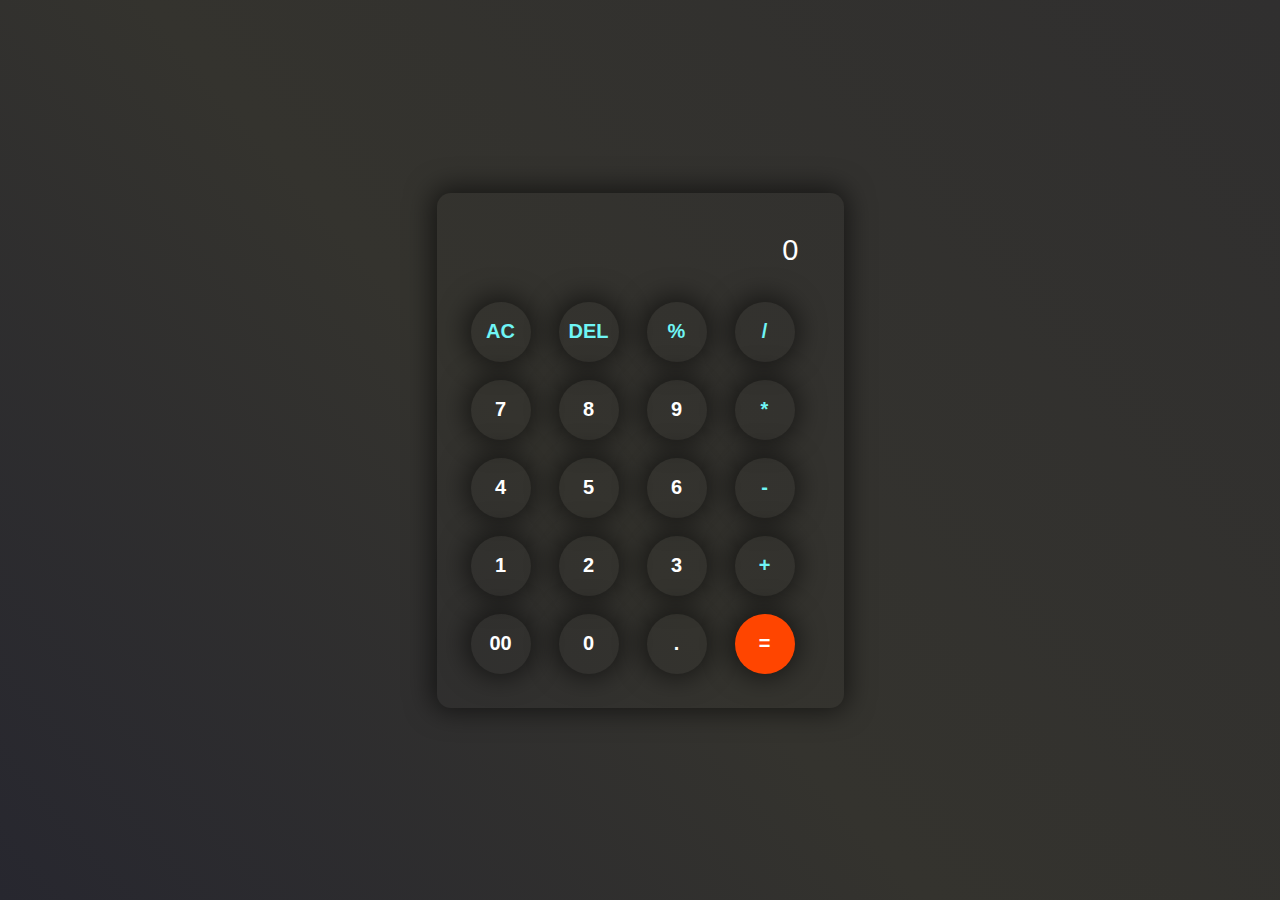
<file: Calculator App/index.html>
<!DOCTYPE html>
<html lang="en">
<head>
    <meta charset="UTF-8">
    <meta name="viewport" content="width=device-width, initial-scale=1.0">
    <title>Calculator App</title>
    <link rel="stylesheet" href="style.css">
</head>
<body>
    
    <div class="container">
        <input type="text" placeholder="0" id="resultBox">
        <div class="row">
            <button class="operator">AC</button>
            <button class="operator">DEL</button>
            <button class="operator">%</button>
            <button class="operator">/</button>
        </div>
        <div class="row">
            <button>7</button>
            <button>8</button>
            <button>9</button>
            <button class="operator">*</button>
        </div>
        <div class="row">
            <button>4</button>
            <button>5</button>
            <button>6</button>
            <button class="operator">-</button>
        </div>
        <div class="row">
            <button>1</button>
            <button>2</button>
            <button>3</button>
            <button class="operator">+</button>
        </div>
        <div class="row">
            <button>00</button>
            <button>0</button>
            <button>.</button>
            <button class="Equals">=</button>
        </div>
    </div>

    <script src="app.js"></script>
</body>
</html>
</file>
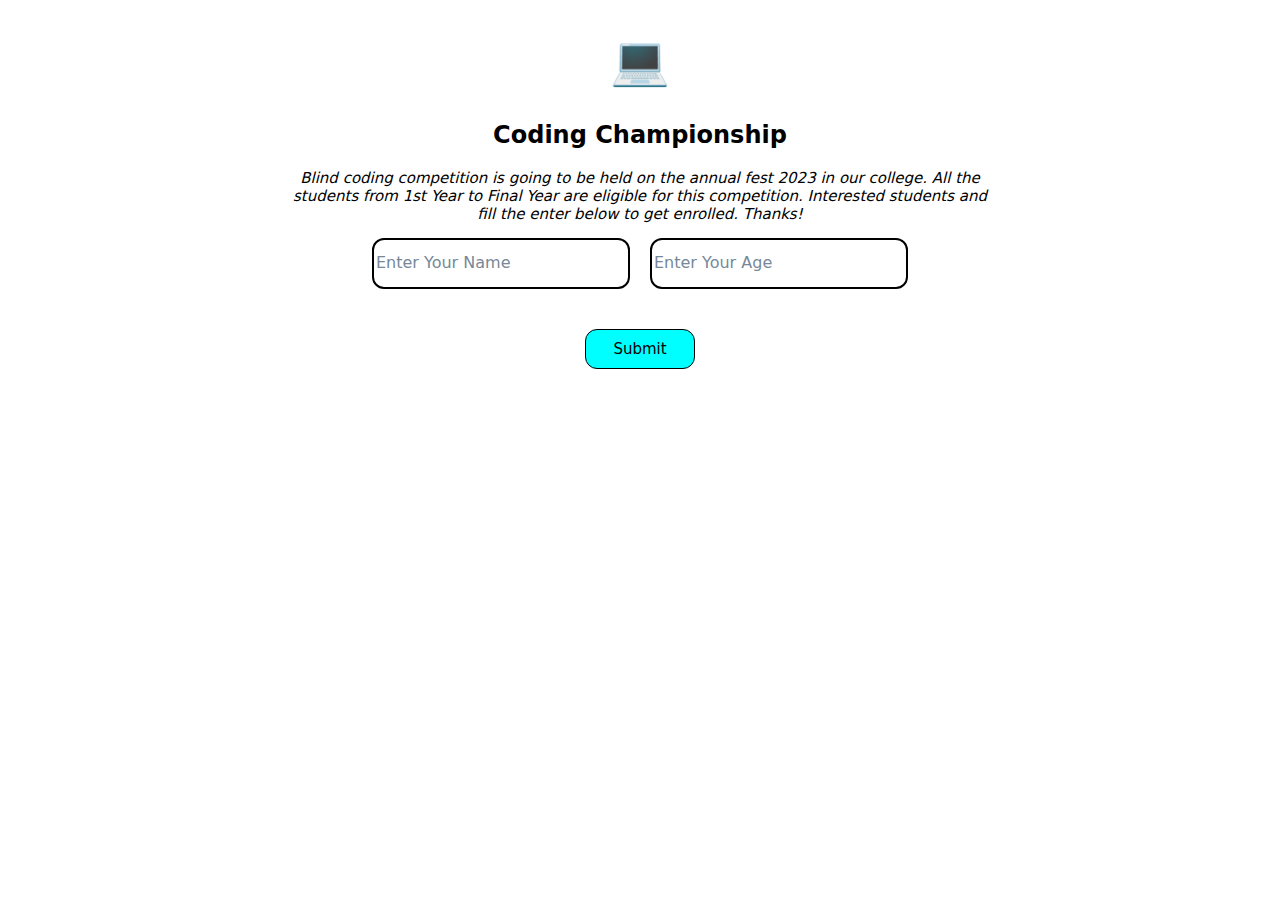
<file: Coding Competition Enrollment Form/index.html>
<!DOCTYPE html>
<html lang="en">
<head>
    <meta charset="UTF-8">
    <meta name="viewport" content="width=<device-width>, initial-scale=1.0">
    <title>Document</title>
    <link rel="stylesheet" href="style.css">
</head>
<body>
    <!-- <button class="btn" onclick="createDemo()">Click Me!</button> -->
    <!-- <div id="demo"> -->
    
    <!-- <div class="container">
        <h1 id="title">Sample Text</h1>
    </div> -->



    <!-- <h2 id="header">Kindly submit your name</h2>
    <input type="text" placeholder="Your Full Name" id="name">
    <button onclick="output()">Submit</button> -->



    <!-- <button onclick="createDemo()">Create Element</button>
    <div class="demo" id="print"></div> -->

    <div class="d-none" id="alert">

    </div>

    <div class="container">
        <h1 class="logo">💻</h1>
        <h2 class="header">Coding Championship</h2>
        <p class="matter">Blind coding competition is going to be held on the annual fest 2023 in our college. All the students from 1st Year to Final Year are eligible for this competition. Interested students and fill the enter below to get enrolled. Thanks!
        </p>
            <div class="box">
                <input type="text" placeholder="Enter Your Name" id="name">
                <input type="number" placeholder="Enter Your Age" id="age">
            </div>
        <button class="btn" onclick="process()">Submit</button>
        <div id="printuser"></div>
    </div>

    
    <script src="app.js"></script>
</body>
</html>
</file>
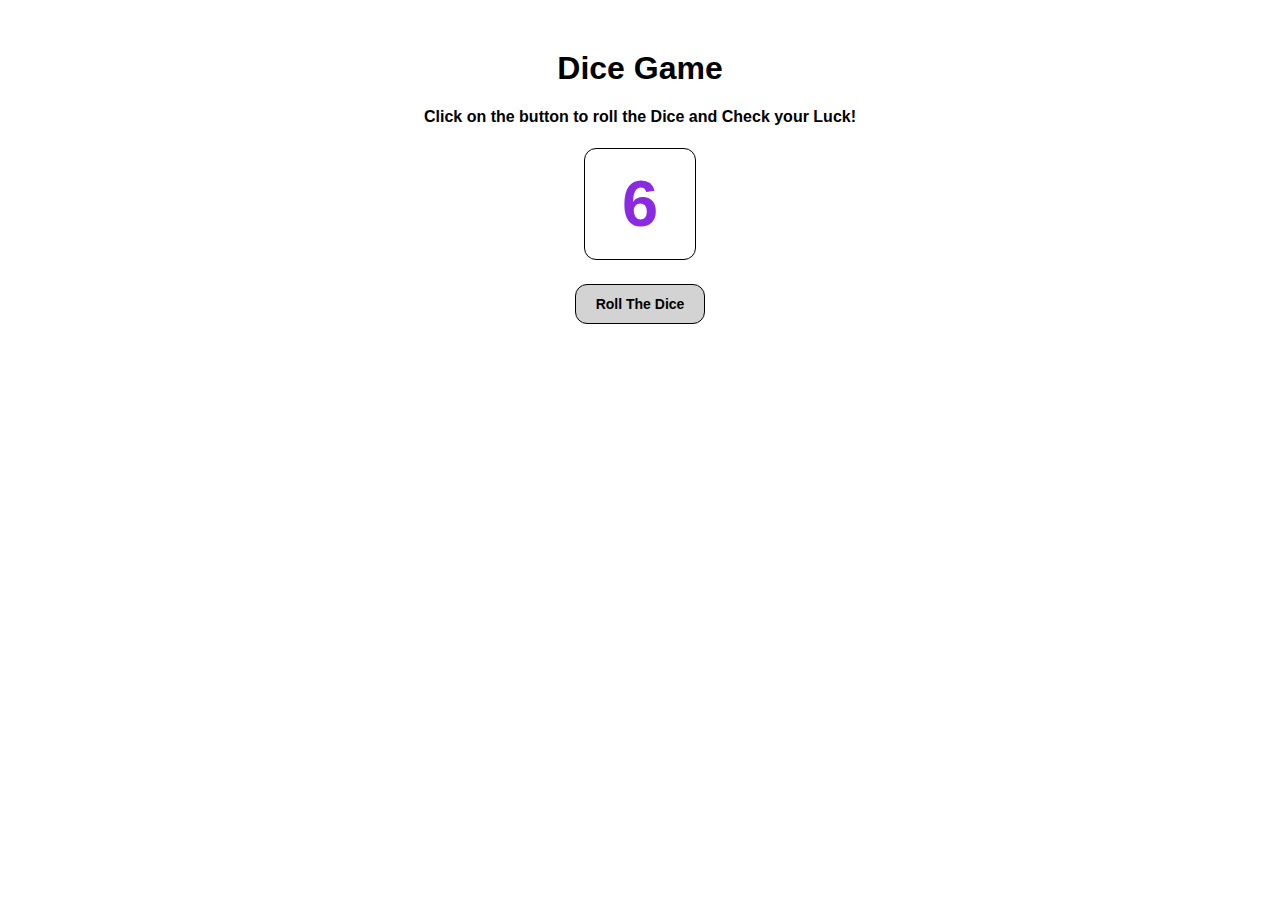
<file: Dice Game/index.html>
<!DOCTYPE html>
<html lang="en">

<head>
    <meta charset="UTF-8">
    <meta name="viewport" content="width=device-width, initial-scale=1.0">
    <title>Dice Game</title>
    <link rel="stylesheet" href="style.css">
</head>

<body>
    <audio src="./dice-142528.mp3" id="diceaudio"></audio>
    <div class="container">
        <h1>Dice Game</h1>
        <h4>Click on the button to roll the Dice and Check your Luck!</h4>

        <div id="dice">6</div>
        <button class="btn" onclick="roll()">Roll The Dice</button>
    </div>

    <script src="app.js"></script>
</body>

</html>
</file>
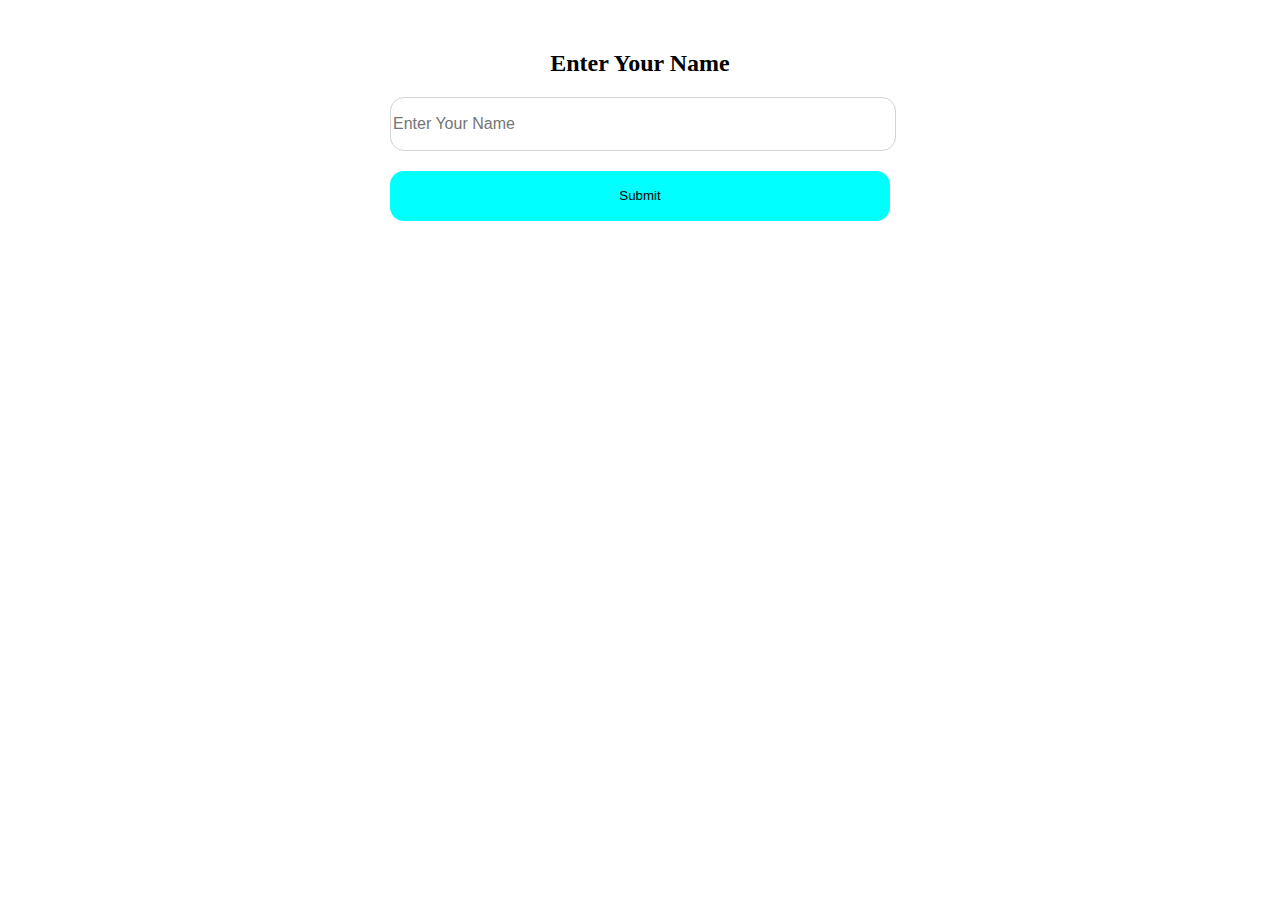
<file: Event Listners/index.html>
<!DOCTYPE html>
<html lang="en">
<head>
    <meta charset="UTF-8">
    <meta name="viewport" content="width=device-width, initial-scale=1.0">
    <title>Document</title>
    <link rel="stylesheet" href="style.css">
</head>
<body>
    
    <!-- <div class="card" onmouseover="mouseIn()" onmouseout="mouseOut()"></div> -->

    <div class="container">
        <h2>Enter Your Name</h2>
        <input type="text" placeholder="Enter Your Name" id="name" onkeyup="test()">
        <button class="btn" onclick="test()">Submit</button>
    </div>

    <div class="data" id="data"></div>
    

    <script src="app.js"></script>
</body>
</html>
</file>
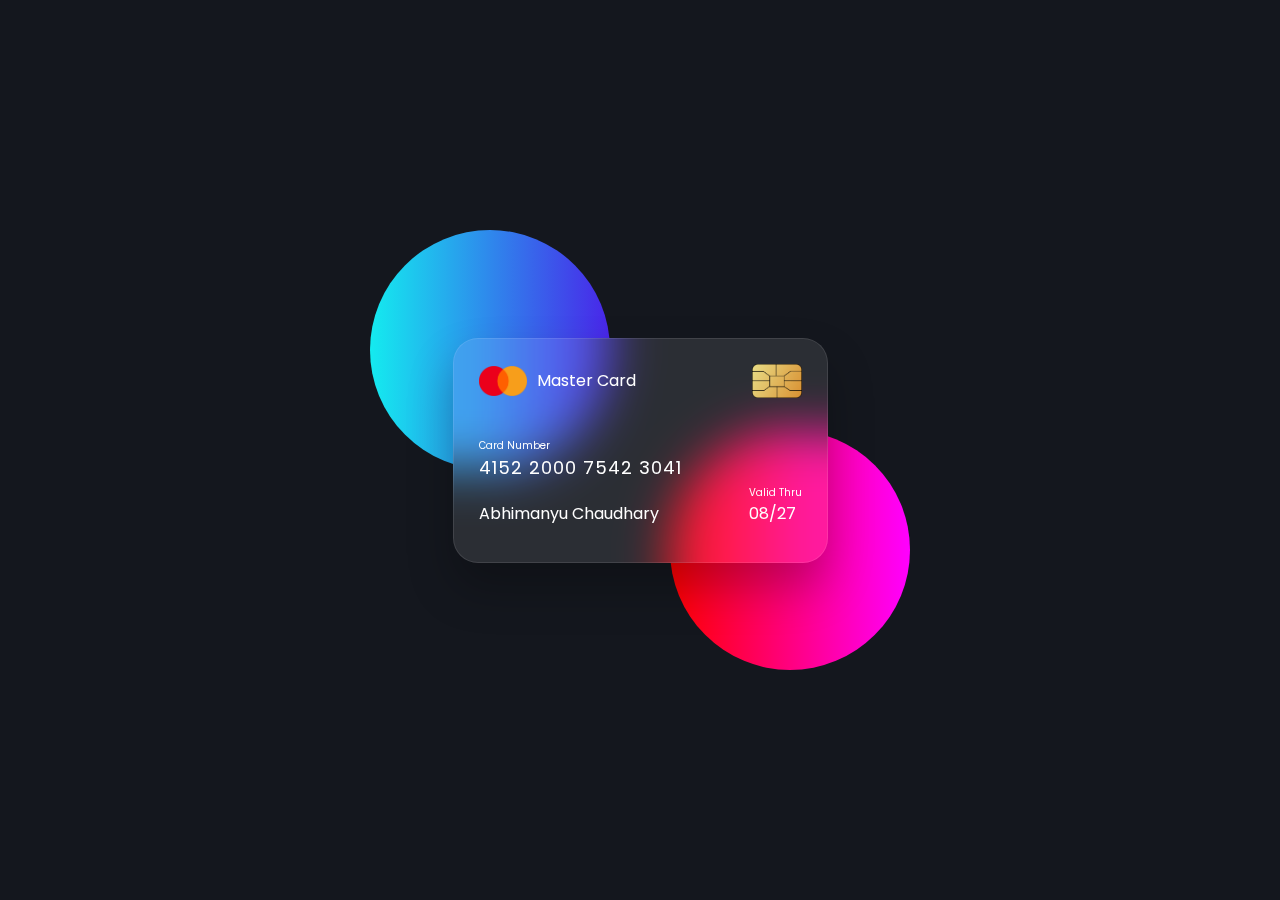
<file: Glassmorphism Credit Card/index.html>
<!DOCTYPE html>
<html lang="en">
  <head>
    <meta charset="UTF-8" />
    <meta http-equiv="X-UA-Compatible" content="IE=edge" />
    <meta name="viewport" content="width=device-width, initial-scale=1.0" />
    <title>Glassmorphism Credit Card</title>
    <link rel="stylesheet" href="style.css" />
  </head>
  <body>
    <section>
      <div class="container">
        <div class="card front-face">
          <header>
            <span class="logo">
              <img src="logo.png" alt="" />
              <h5>Master Card</h5>
            </span>
            <img src="chip.png" alt="" class="chip" />
          </header>

          <div class="card-details">
            <div class="name-number">
              <h6>Card Number</h6>
              <h5 class="number">4152 2000 7542 3041</h5>
              <h5 class="name">Abhimanyu Chaudhary</h5>
            </div>

            <div class="valid-date">
              <h6>Valid Thru</h6>
              <h5>08/27</h5>
            </div>
          </div>
        </div>

        <div class="card back-face">
          <h6>
            For customer service call +915 2015 5489 or email at
            mastercard@gmail.com
          </h6>
          <span class="magnetic-strip"></span>
          <div class="signature"><i>009</i></div>
          <h5>
            Lorem ipsum dolor sit amet, consectetur adipisicing elit. Officia
            maiores sed doloremque nesciunt neque beatae voluptatibus doloribus.
            Libero et quis magni magnam nihil temporibus? Facere consectetur
            dolore reiciendis et veniam.
          </h5>
        </div>
      </div>
    </section>
  </body>
</html>
</file>
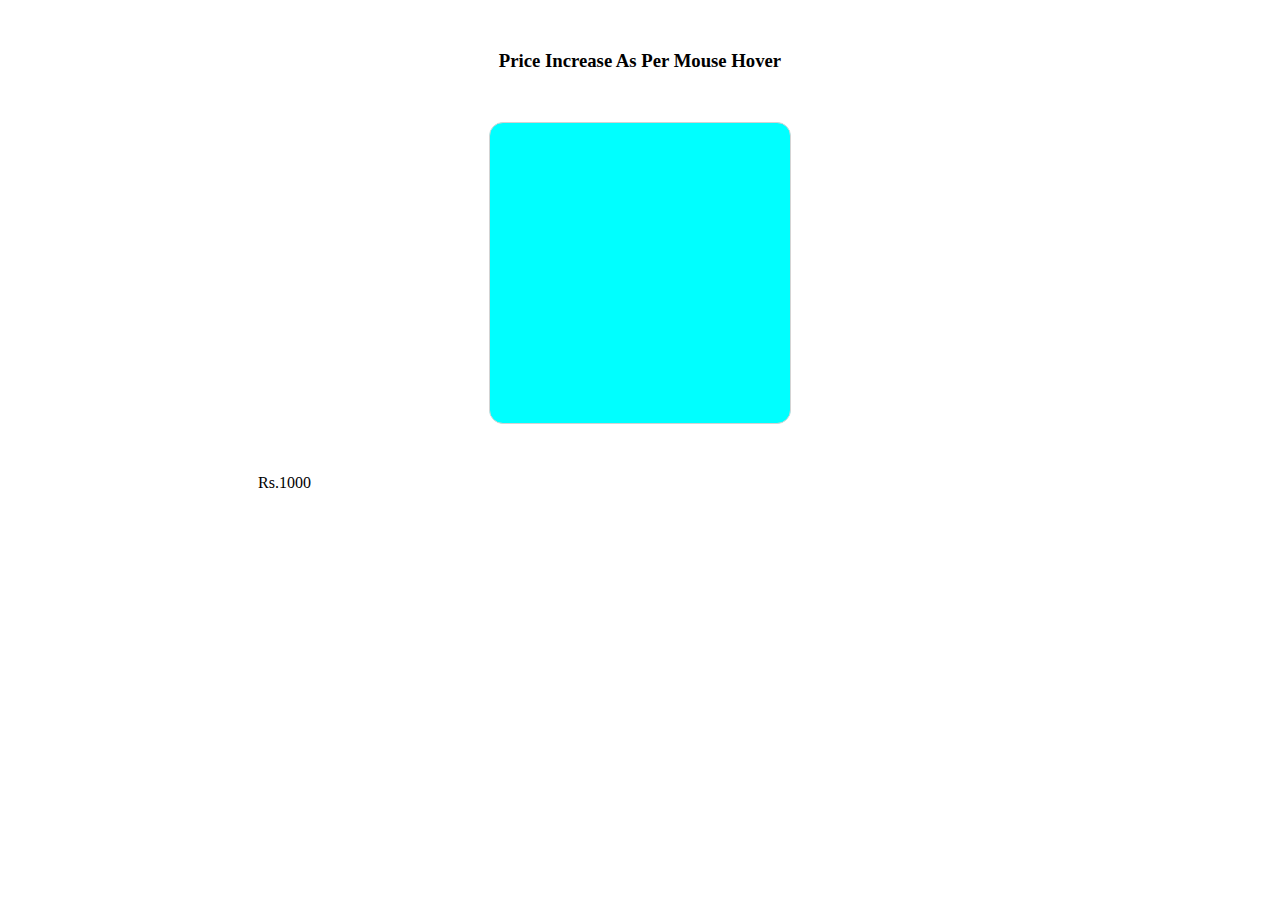
<file: Increase Price on Mouse Hover/index.html>
<!DOCTYPE html>
<html lang="en">
<head>
    <meta charset="UTF-8">
    <meta name="viewport" content="width=device-width, initial-scale=1.0">
    <title>Room Booking Software</title>
    <link rel="stylesheet" href="style.css">
</head>
<body>

    <div class="card">
        <h3>Price Increase As Per Mouse Hover</h3>
    </div>
    
    <div class="box">
        <div class="container" id="" onmouseover="mouseIn()"></div>
        <div class="price" id="hotel-price"> Rs.1000 </div>

    </div>
    

    <script src="app.js"></script>
</body>
</html>
</file>
<file: Calculator App/style.css>
*{
    margin: 0;
    padding: 0;
    box-sizing: border-box;
}
body{
    width: 100%;
    height: 100vh;
    display: flex;
    justify-content: center;
    align-items: center;
    background: rgb(39,39,47);
    background: linear-gradient(49deg, rgba(39,39,47,1) 0%, rgba(52,51,46,1) 45%, rgb(48, 47, 47) 100%);
}
.container{
    padding: 25px; 
    border: none;
    border-radius: 14px;
    box-shadow: -1px -1px 26px 5px rgba(0,0,0,0.54);
}

input{
    width: 100%;
    height: 65px;
    border-radius: 14px;
    border: none;
    background-color: transparent;
    text-align: end;
    font-size: 29px;
    color: white;
    /* box-shadow: -1px -1px 26px 5px rgba(0,0,0,0.54); */
    margin-bottom: 10px;
    margin-left: -20px;
}

input::placeholder{
    color: white;
}
.row{
    width: 100%;
}
.row{
    width: 100%;
    display: flex;
    gap: 10px;
}
button{
    height: 60px;
    width: 60px;
    margin: 9px;
    border: none;
    border-radius: 50%;
    font-size: 20px;
    color: white;
    font-weight: 600;
    background-color: transparent;
    box-shadow: -1px -1px 26px 5px rgba(0,0,0,0.54);
}
.Equals{
    font-size: 20px;
    background-color: orangered;
}
.operator{
    color: rgb(111, 245, 245);
}
</file>
<file: Coding Competition Enrollment Form/style.css>
/* .title{
    font-family: system-ui, -apple-system, BlinkMacSystemFont, 'Segoe UI', Roboto, Oxygen, Ubuntu, Cantarell, 'Open Sans', 'Helvetica Neue', sans-serif;
    font-size: 24px;
    color: orangered;
    text-decoration: underline;
    text-align: center;
} */

*{
    font-family: system-ui, -apple-system, BlinkMacSystemFont, 'Segoe UI', Roboto, Oxygen, Ubuntu, Cantarell, 'Open Sans', 'Helvetica Neue', sans-serif;
}
.container{
    margin: 20px auto;
    align-items: center;
    text-align: center;
    width: 700px;
}
.logo{
    font-size: 48px;
}
.matter{
    font-size: 15px;
    font-style: italic;
}
input{
    width: 250px;
    height: 45px;
    border: 2px solid black;
    border-radius: 12px;
}
::placeholder{
    font-size: 16px;
    color: lightslategray;
}
.box{
    display: flex;
    align-items: center;
    justify-content: center;
    gap: 20px;
    margin-bottom: 40px;
}
.btn{
    width: 110px;
    height: 40px;
    color: black;
    background-color: aqua;
    font-size: 15px;
    border: 1px solid black;
    border-radius: 12px;
    font-weight: 500;
}
.displayuser{
    text-align: left;
    background-color: rgb(198, 241, 241);
    font-size: 15px;
    margin: 10px 4px;
}
.d-none{
    display: none;
}
.alert{
    position: absolute;
    top: 0;
    right: 0;
    padding: 15px 20px;
    margin: 10px 0px;
    background-color: maroon;
    color: whitesmoke;
}
</file>
<file: Dice Game/style.css>
*{
    font-family: 'Lucida Sans', 'Lucida Sans Regular', 'Lucida Grande', 'Lucida Sans Unicode', Geneva, Verdana, sans-serif;
}
.container{
    margin: 50px auto;
    width: 500px;
    text-align: center;
}
#dice{
    margin: 0px auto;
    width: 110px;
    height: 110px;
    border: 1px solid black;
    border-radius: 12px;
    font-size: 65px;
    font-weight: 900;
    display: flex;
    justify-content: center;
    align-items: center;
    color: blueviolet;
}
.animate-dice{
    animation-name: roll;
    animation-duration: 1s;

}
@keyframes roll{
    from{}
    to{
        transform: rotate(360deg);
    }
}
.btn{
    margin-top: 24px;
    width: 130px;
    height: 40px;
    border: 1px solid black;
    color: black;
    align-items: center;
    text-align: center;
    font-size: 14px;
    font-weight: 700;
    border-radius: 12px;
    background-color: lightgray;
    cursor: pointer;
}
</file>
<file: Event Listners/style.css>
.card{
    width: 300px;
    height: 400px;
    margin: 50px auto;
    border-radius: 14px;
    background-color: aqua;
}
.container{
    text-align: center;
    width: 500px;
    margin: 50px auto;

}
#name{
    width: 100%;
    height: 50px;
    border: 1px solid lightgray;
    border-radius: 14px;
    font-size: 16px;
}
::placeholder{
    font-size: 16px;
}
.btn{
    margin-top: 20px;
    width: 100%;
    height: 50px;
    border: none;
    background-color: aqua;
    border-radius: 14px;
}
.data{
    width: 500px;
    margin: 50px auto;
    margin-top: 20px;
    color: brown;
    font-size: 14px;
    font-style: italic;
}
</file>
<file: Glassmorphism Credit Card/style.css>
@import url("https://fonts.googleapis.com/css2?family=Poppins:wght@300;400;500;600&display=swap");

* {
  margin: 0;
  padding: 0;
  box-sizing: border-box;
  font-family: "Poppins", sans-serif;
}
section {
  position: relative;
  min-height: 100vh;
  width: 100%;
  background: #14171e;
  display: flex;
  align-items: center;
  justify-content: center;
  color: #fff;
  perspective: 1000px;
}
section::before {
  content: "";
  position: absolute;
  height: 240px;
  width: 240px;
  border-radius: 50%;
  transform: translate(-150px, -100px);
  background: linear-gradient(90deg, #14ebef, #4925e9);
}
section::after {
  content: "";
  position: absolute;
  height: 240px;
  width: 240px;
  border-radius: 50%;
  transform: translate(150px, 100px);
  background: linear-gradient(90deg, #f00, #f0f);
}
.container {
  position: relative;
  height: 225px;
  width: 375px;
  z-index: 100;
  transition: 0.6s;
  transform-style: preserve-3d;
}
.container:hover {
  transform: rotateY(180deg);
}
.container .card {
  position: absolute;
  height: 100%;
  width: 100%;
  padding: 25px;
  border-radius: 25px;
  backdrop-filter: blur(25px);
  background: rgba(255, 255, 255, 0.1);
  box-shadow: 0 25px 45px rgba(0, 0, 0, 0.25);
  border: 1px solid rgba(255, 255, 255, 0.1);
  backface-visibility: hidden;
}
.front-face header,
.front-face .logo {
  display: flex;
  align-items: center;
}
.front-face header {
  justify-content: space-between;
}
.front-face .logo img {
  width: 48px;
  margin-right: 10px;
}
h5 {
  font-size: 16px;
  font-weight: 400;
}
.front-face .chip {
  width: 50px;
}
.front-face .card-details {
  display: flex;
  margin-top: 40px;
  align-items: flex-end;
  justify-content: space-between;
}
h6 {
  font-size: 10px;
  font-weight: 400;
}
h5.number {
  font-size: 18px;
  letter-spacing: 1px;
}
h5.name {
  margin-top: 20px;
}
.card.back-face {
  border: none;
  padding: 15px 25px 25px 25px;
  transform: rotateY(180deg);
}
.card.back-face h6 {
  font-size: 8px;
}
.card.back-face .magnetic-strip {
  position: absolute;
  top: 40px;
  left: 0;
  height: 45px;
  width: 100%;
  background: #000;
}
.card.back-face .signature {
  display: flex;
  justify-content: flex-end;
  align-items: center;
  margin-top: 80px;
  height: 40px;
  width: 85%;
  border-radius: 6px;
  background: repeating-linear-gradient(
    #fff,
    #fff 3px,
    #efefef 0px,
    #efefef 9px
  );
}
.signature i {
  color: #000;
  font-size: 12px;
  padding: 4px 6px;
  border-radius: 4px;
  background-color: #fff;
  margin-right: -30px;
  z-index: -1;
}
.card.back-face h5 {
  font-size: 8px;
  margin-top: 15px;
}
</file>
<file: Increase Price on Mouse Hover/style.css>
.container{
    margin: 50px auto;
    width: 300px;
    height: 300px;
    background-color: aqua;
    border: 1px solid lightgray;
    border-radius: 14px;
}
.price{
    margin: 0px 250px ;
}

.card{
    text-align: center;
    margin-top: 50px;
}
</file>
